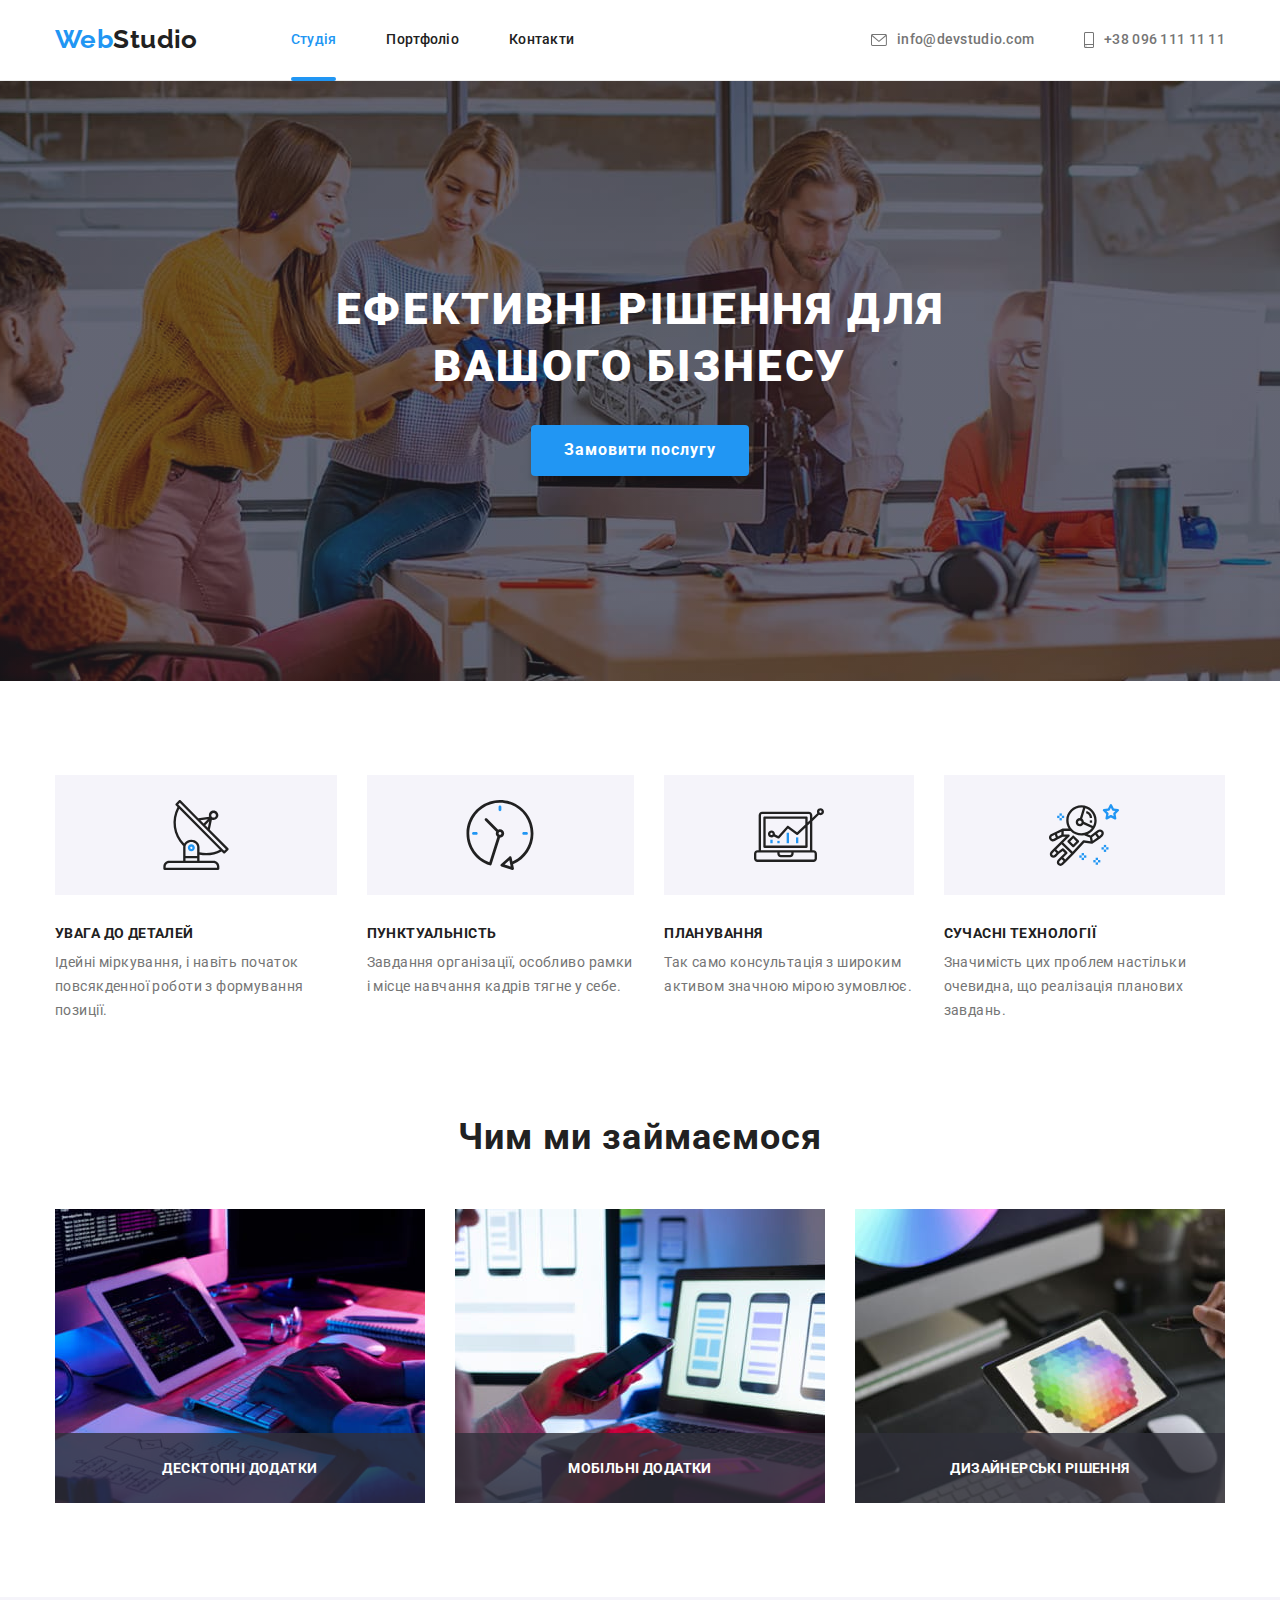
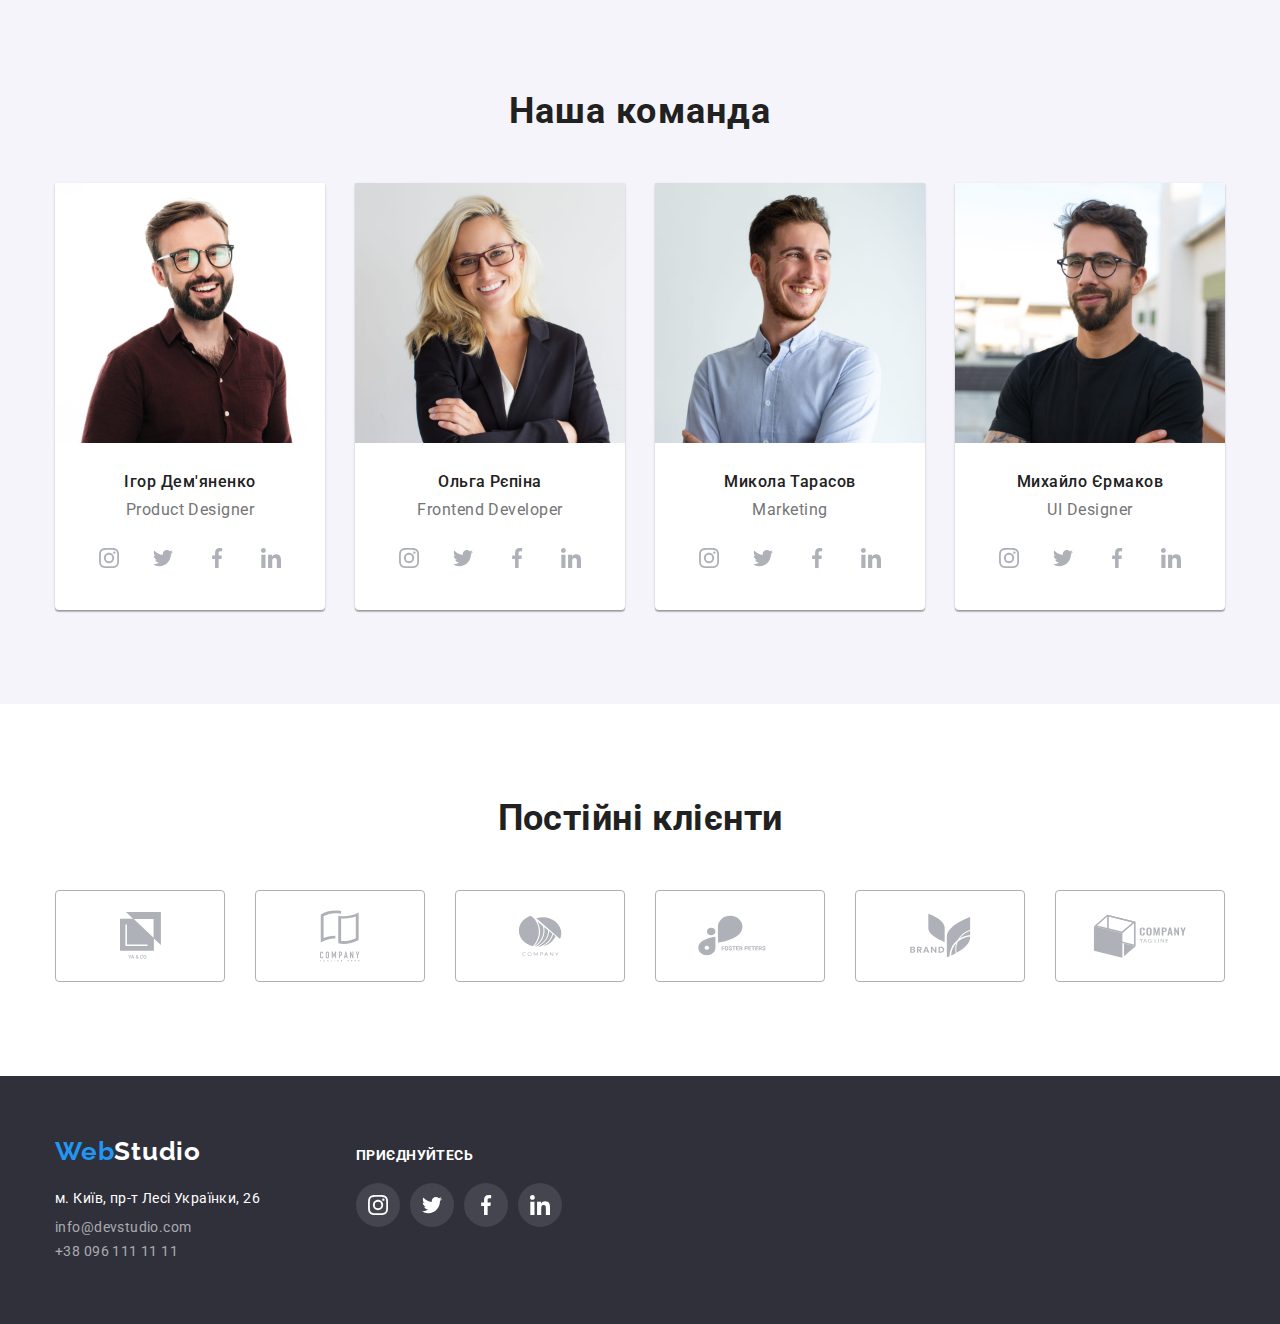
<file: index.html>
<!DOCTYPE html>
<html lang="uk">
  <head>
    <meta charset="UTF-8" />
    <meta http-equiv="X-UA-Compatible" content="IE=edge" />
    <meta name="viewport" content="width=device-width, initial-scale=1.0" />
    <link rel="preconnect" href="https://fonts.googleapis.com" />
    <link rel="preconnect" href="https://fonts.gstatic.com" crossorigin />
    <link
      href="https://fonts.googleapis.com/css2?family=Raleway:wght@700&family=Roboto:wght@400;500;700;900&display=swap"
      rel="stylesheet"
    />
    <link
      rel="stylesheet"
      href="https://cdnjs.cloudflare.com/ajax/libs/modern-normalize/1.1.0/modern-normalize.min.css"
    />
    <link rel="stylesheet" href="styles/styles.css" />
    <title>Studio</title>
  </head>
  <body class="page">
    <header class="header">
      <div class="container">
        <div class="main-nav">
          <a href="" class="logo"> <span class="logo-part">Web</span>Studio</a>
          <nav class="nav">
            <ul class="list">
              <li><a class="list-item current" href="">Студія</a></li>
              <li><a class="list-item" href="./portfolio.html">Портфоліо</a></li>
              <li><a class="list-item" href="">Контакти</a></li>
            </ul>
          </nav>
          <ul class="link-contacts">
            <li class="header-contacts">
              <a class="link" href="mailto:info@devstudio.com">
                <svg class="mail-icon activation-icon" width="16" height="10">
                  <use href="./image/icons.svg#envelope"></use></svg
                >info@devstudio.com</a
              >
            </li>
            <li class="header-contacts">
              <a class="link" href="tel:+380961111111">
                <svg class="tell-icon activation-icon" width="16" height="10">
                  <use href="./image/icons.svg#smartphone"></use></svg
                >+38 096 111 11 11</a
              >
            </li>
          </ul>
        </div>
      </div>
    </header>
    <main class="main">
      <!--Слоган та кнопка-->
      <section class="hero">
        <div class="container">
          <h1 class="slogan">Ефективні рішення для вашого бізнесу</h1>
          <button class="btn" type="button" data-modal-open>Замовити послугу</button>
        </div>
      </section>
      <!--Переваги-->
      <section class="section">
        <div class="container">
          <h2 class="hite-title">Переваги</h2>
          <ul class="list-feature">
            <li class="feature-list-item">
              <h3 class="feature detalis">УВАГА ДО ДЕТАЛЕЙ</h3>
              <p class="feature-text">
                Ідейні міркування, і навіть початок повсякденної роботи з формування позиції.
              </p>
            </li>
            <li class="feature-list-item">
              <h3 class="feature punktuality">ПУНКТУАЛЬНІСТЬ</h3>
              <p class="feature-text">
                Завдання організації, особливо рамки і місце навчання кадрів тягне у себе.
              </p>
            </li>
            <li class="feature-list-item">
              <h3 class="feature planning">ПЛАНУВАННЯ</h3>
              <p class="feature-text">
                Так само консультація з широким активом значною мірою зумовлює.
              </p>
            </li>
            <li class="feature-list-item">
              <h3 class="feature technology">СУЧАСНІ ТЕХНОЛОГІЇ</h3>
              <p class="feature-text">
                Значимість цих проблем настільки очевидна, що реалізація планових завдань.
              </p>
            </li>
          </ul>
        </div>
      </section>
      <!--Чим ми займаємося-->
      <section class="section work">
        <div class="container">
          <h2 class="caption">Чим ми займаємося</h2>
          <ul class="list-how">
            <li class="work-item">
              <img
                class="image-box"
                src="./image/box_1.jpg"
                alt="Пишемо коди"
                width="370"
                height="294"
              />
              <p class="work-description">Десктопні додатки</p>
            </li>
            <li class="work-item">
              <img
                class="image-box"
                src="./image/box_2.jpg"
                alt="Оптимізуємо"
                width="370"
                height="294"
              />
              <p class="work-description">Мобільні додатки</p>
            </li>
            <li class="work-item">
              <img
                class="image-box"
                src="./image/box_3.jpg"
                alt="Розробляємо дизайн"
                width="370"
                height="294"
              />
              <p class="work-description">Дизайнерські рішення</p>
            </li>
          </ul>
        </div>
      </section>
      <!--Наша команда-->
      <section class="team section">
        <div class="container">
          <h2 class="caption">Наша команда</h2>
          <ul class="list-team">
            <li class="teammate">
              <img
                class="image-team"
                src="./image/team/team4.jpg"
                alt="Хлопець з бородою коричнева рубашка"
                width="270"
                height="260"
              />
             <div class="cards-team"> 
              <h3 class="name-teammate">Ігор Дем'яненко</h3>
              <p class="job-title" lang="en">Product Designer</p>
              <ul class="social">
                <li class="social-item">
                  <a
                    class="social-link"
                    href=""
                    target="_blank"
                    rel="noreferrer noopener"
                    aria-label="Instagram"
                  >
                    <svg class="social-icon" width="20" height="20">
                      <use href="./image/icons.svg#instagram"></use>
                    </svg>
                  </a>
                  
                </li>
                <li class="social-item">
                  <a
                    class="social-link"
                    href=""
                    target="_blank"
                    rel="noreferrer noopener"
                    aria-label="Twitter"
                  >
                    <svg class="social-icon" width="20" height="20">
                      <use href="./image/icons.svg#twitter"></use>
                    </svg>
                  </a>
                </li>
                <li class="social-item">
                  <a
                    class="social-link"
                    href=""
                    target="_blank"
                    rel="noreferrer noopener"
                    aria-label="Facebook"
                  >
                    <svg class="social-icon" width="20" height="20">
                      <use href="./image/icons.svg#facebook"></use>
                    </svg>
                  </a>
                </li>
                <li class="social-item">
                  <a
                    class="social-link"
                    href=""
                    target="_blank"
                    rel="noreferrer noopener"
                    aria-label="Linkedin"
                  >
                    <svg class="social-icon" width="20" height="20">
                      <use href="./image/icons.svg#linkedin"></use>
                    </svg>
                  </a>
                </li>
              </ul>
              </div>
            </li>
            <li class="teammate">
              <img
                class="image-team"
                src="./image/team/team2.jpg"
                alt=" Білявка у чорній сорочці"
                width="270"
                height="260"
              />
              <div class="cards-team"> 
              <h3 class="name-teammate">Ольга Рєпіна</h3>
              <p class="job-title" lang="en">Frontend Developer</p>
              <ul class="social">
                <li class="social-item">
                  <a
                    class="social-link"
                    href=""
                    target="_blank"
                    rel="noreferrer noopener"
                    aria-label="Instagram"
                  >
                    <svg class="social-icon" width="20" height="20">
                      <use href="./image/icons.svg#instagram"></use>
                    </svg>
                  </a>
                </li>
                <li class="social-item">
                  <a
                    class="social-link"
                    href=""
                    target="_blank"
                    rel="noreferrer noopener"
                    aria-label="Twitter"
                  >
                    <svg class="social-icon" width="20" height="20">
                      <use href="./image/icons.svg#twitter"></use>
                    </svg>
                  </a>
                  
                </li>
                <li class="social-item">
                  <a
                    class="social-link"
                    href=""
                    target="_blank"
                    rel="noreferrer noopener"
                    aria-label="Facebook"
                  >
                    <svg class="social-icon" width="20" height="20">
                      <use href="./image/icons.svg#facebook"></use>
                    </svg>
                  </a>
                </li>
                <li class="social-item">
                  <a
                    class="social-link"
                    href=""
                    target="_blank"
                    rel="noreferrer noopener"
                    aria-label="Linkedin"
                  >
                    <svg class="social-icon" width="20" height="20">
                      <use href="./image/icons.svg#linkedin"></use>
                    </svg>
                  </a>
                </li>
              </ul>
              </div>
            </li>
            <li class="teammate">
              <img
                class="image-team"
                src="./image/team/team3.jpg"
                alt="Хлопець у блакитній сорочці"
                width="270"
                height="260"
              />
              <div class="cards-team"> 
              <h3 class="name-teammate">Микола Тарасов</h3>
              <p class="job-title" lang="en">Marketing</p>
              <ul class="social">
                <li class="social-item">
                  <a
                    class="social-link"
                    href=""
                    target="_blank"
                    rel="noreferrer noopener"
                    aria-label="Instagram"
                  >
                    <svg class="social-icon" width="20" height="20">
                      <use href="./image/icons.svg#instagram"></use>
                    </svg>
                  </a>
                </li>
                <li class="social-item">
                  <a
                    class="social-link"
                    href=""
                    target="_blank"
                    rel="noreferrer noopener"
                    aria-label="Twitter"
                  >
                    <svg class="social-icon" width="20" height="20">
                      <use href="./image/icons.svg#twitter"></use>
                    </svg>
                  </a>
                </li>
                <li class="social-item">
                  <a
                    class="social-link"
                    href=""
                    target="_blank"
                    rel="noreferrer noopener"
                    aria-label="Facebook"
                  >
                    <svg class="social-icon" width="20" height="20">
                      <use href="./image/icons.svg#facebook"></use>
                    </svg>
                  </a>
                </li>
                <li class="social-item">
                  <a
                    class="social-link"
                    href=""
                    target="_blank"
                    rel="noreferrer noopener"
                    aria-label="Linkedin"
                  >
                    <svg class="social-icon" width="20" height="20">
                      <use href="./image/icons.svg#linkedin"></use>
                    </svg>
                  </a>
                </li>
              </ul>
              </div>
            </li>
            <li class="teammate">
              <img
                class="image-team"
                src="./image/team/team1.jpg"
                alt="Хлопець з бородою чорна футболка"
                width="270"
                height="260"
              />
              <div class="cards-team"> 
              <h3 class="name-teammate">Михайло Єрмаков</h3>
              <p class="job-title" lang="en">UI Designer</p>
              <ul class="social">
                <li class="social-item">
                  <a
                    class="social-link"
                    href=""
                    target="_blank"
                    rel="noreferrer noopener"
                    aria-label="Instagram"
                  >
                    <svg class="social-icon" width="20" height="20">
                      <use href="./image/icons.svg#instagram"></use>
                    </svg>
                  </a>
                </li>
                <li class="social-item">
                  <a
                    class="social-link"
                    href=""
                    target="_blank"
                    rel="noreferrer noopener"
                    aria-label="Twitter"
                  >
                    <svg class="social-icon" width="20" height="20">
                      <use href="./image/icons.svg#twitter"></use>
                    </svg>
                  </a>
                </li>
                <li class="social-item">
                  <a
                    class="social-link"
                    href=""
                    target="_blank"
                    rel="noreferrer noopener"
                    aria-label="Facebook"
                  >
                    <svg class="social-icon" width="20" height="20">
                      <use href="./image/icons.svg#facebook"></use>
                    </svg>
                  </a>
                </li>
                <li class="social-item">
                  <a
                    class="social-link"
                    href=""
                    target="_blank"
                    rel="noreferrer noopener"
                    aria-label="Linkedin"
                  >
                    <svg class="social-icon" width="20" height="20">
                      <use href="./image/icons.svg#linkedin"></use>
                    </svg>
                  </a>
                </li>
              </ul>
              </div>
            </li>
          </ul>
        </div>
      </section>
      <section class="client section">
        <div class="container">
          <p class="client-title">Постійні клієнти</p>
          <ul class="client-list">
            <li class="client-item">
              <a
                class="client-link"
                href=""
                target="_blank"
                rel="noreferrer noopener"
                aria-label="icon-group"
              >
                <svg class="client-icon" height="47" width="41">
                  <use href="./image/icons.svg#Logo"></use>
                </svg>
              </a>
            </li>
            <li class="client-item">
              <a
                class="client-link"
                href=""
                target="_blank"
                rel="noopener norefferer"
                aria-label="icon-group"
              >
                <svg class="client-icon" height="52" width="40">
                  <use href="./image/icons.svg#Logo1"></use>
                </svg>
              </a>
            </li>
            <li class="client-item">
              <a
                class="client-link"
                href=""
                target="_blank"
                rel="noopener norefferer"
                aria-label="icon-group"
              >
                <svg class="client-icon" height="41" width="84">
                  <use href="./image/icons.svg#Logo2"></use>
                </svg>
              </a>
            </li>
            <li class="client-item">
              <a
                class="client-link"
                href=""
                target="_blank"
                rel="noopener norefferer"
                aria-label="icon-group"
              >
                <svg class="client-icon" height="41" width="84">
                  <use href="./image/icons.svg#Logo3"></use>
                </svg>
              </a>
            </li>
            <li class="client-item">
              <a
                class="client-link"
                href=""
                target="_blank"
                rel="noopener norefferer"
                aria-label="icon-group"
              >
                <svg class="client-icon" height="45" width="63">
                  <use href="./image/icons.svg#Logo4"></use>
                </svg>
              </a>
            </li>
            <li class="client-item">
              <a
                class="client-link"
                href=""
                target="_blank"
                rel="noopener norefferer"
                aria-label="icon-group"
              >
                <svg class="client-icon" height="44" width="94">
                  <use href="./image/icons.svg#Logo5"></use>
                </svg>
              </a>
            </li>
          </ul>
        </div>
      </section>
    </main>
    <footer class="footer">
      <div class="container footer-position">
        <div>
          <a href="" class="logo-footer">Web<span class="logo-part-footer">Studio</span></a>
          <address class="addres-box">
            <p class="color-adress">м. Київ, пр-т Лесі Українки, 26</p>
            <ul class="address-item">
              <li class="address-list">
                <a class="adress-contact" href="mailto:info@devstudio.com"> info@devstudio.com</a>
              </li>
              <li class="address-list">
                <a class="adress-contact" href="tel:+380961111111">+38 096 111 11 11</a>
              </li>
            </ul>
          </address>
        </div>
        <div class="footer-social">
          <h2 class="footer-social-title">приєднуйтесь</h2>
          <ul class="footer-social-list">
            <li class="footer-social-item">
              <a
                href=""
                class="footer-social-link"
                target="_blank"
                rel="noopener no refferer"
                aria-label="instagram"
                ><svg class="social-icon" height="20" width="20">
                  <use href="./image/icons.svg#instagram2"></use>
                </svg>
              </a>
            </li>
            <li class="footer-social-item">
              <a
                href=""
                class="footer-social-link"
                target="_blank"
                rel="noopener no refferer"
                aria-label="twitter"
                ><svg class="social-icon" height="20" width="20">
                  <use href="./image/icons.svg#twitter2"></use>
                </svg>
              </a>
            </li>
            <li class="footer-social-item">
              <a
                href=""
                class="footer-social-link"
                target="_blank"
                rel="noopener no refferer"
                aria-label="facebook"
                ><svg class="social-icon" height="20" width="20">
                  <use href="./image/icons.svg#facebook2"></use>
                </svg>
              </a>
            </li>
            <li class="footer-social-item">
              <a
                href=""
                class="footer-social-link"
                target="_blank"
                rel="noopener no refferer"
                aria-label="linkedin"
                ><svg class="social-icon" height="20" width="20">
                  <use href="./image/icons.svg#linkedin2"></use>
                </svg>
              </a>
            </li>
          </ul>
        </div>
      </div>
    </footer>
    <div class="backdrop is-hidden" data-modal>
      <div class="modal">
        <button class="modal-btn" type="button" data-modal-close>
          <svg width="18" height="18">
            <use href="./image/icons.svg#cross"></use>
          </svg>
        </button>
      </div>
    </div>
    <script src="./js/modal.js"></script>
  </body>
</html>
</file>
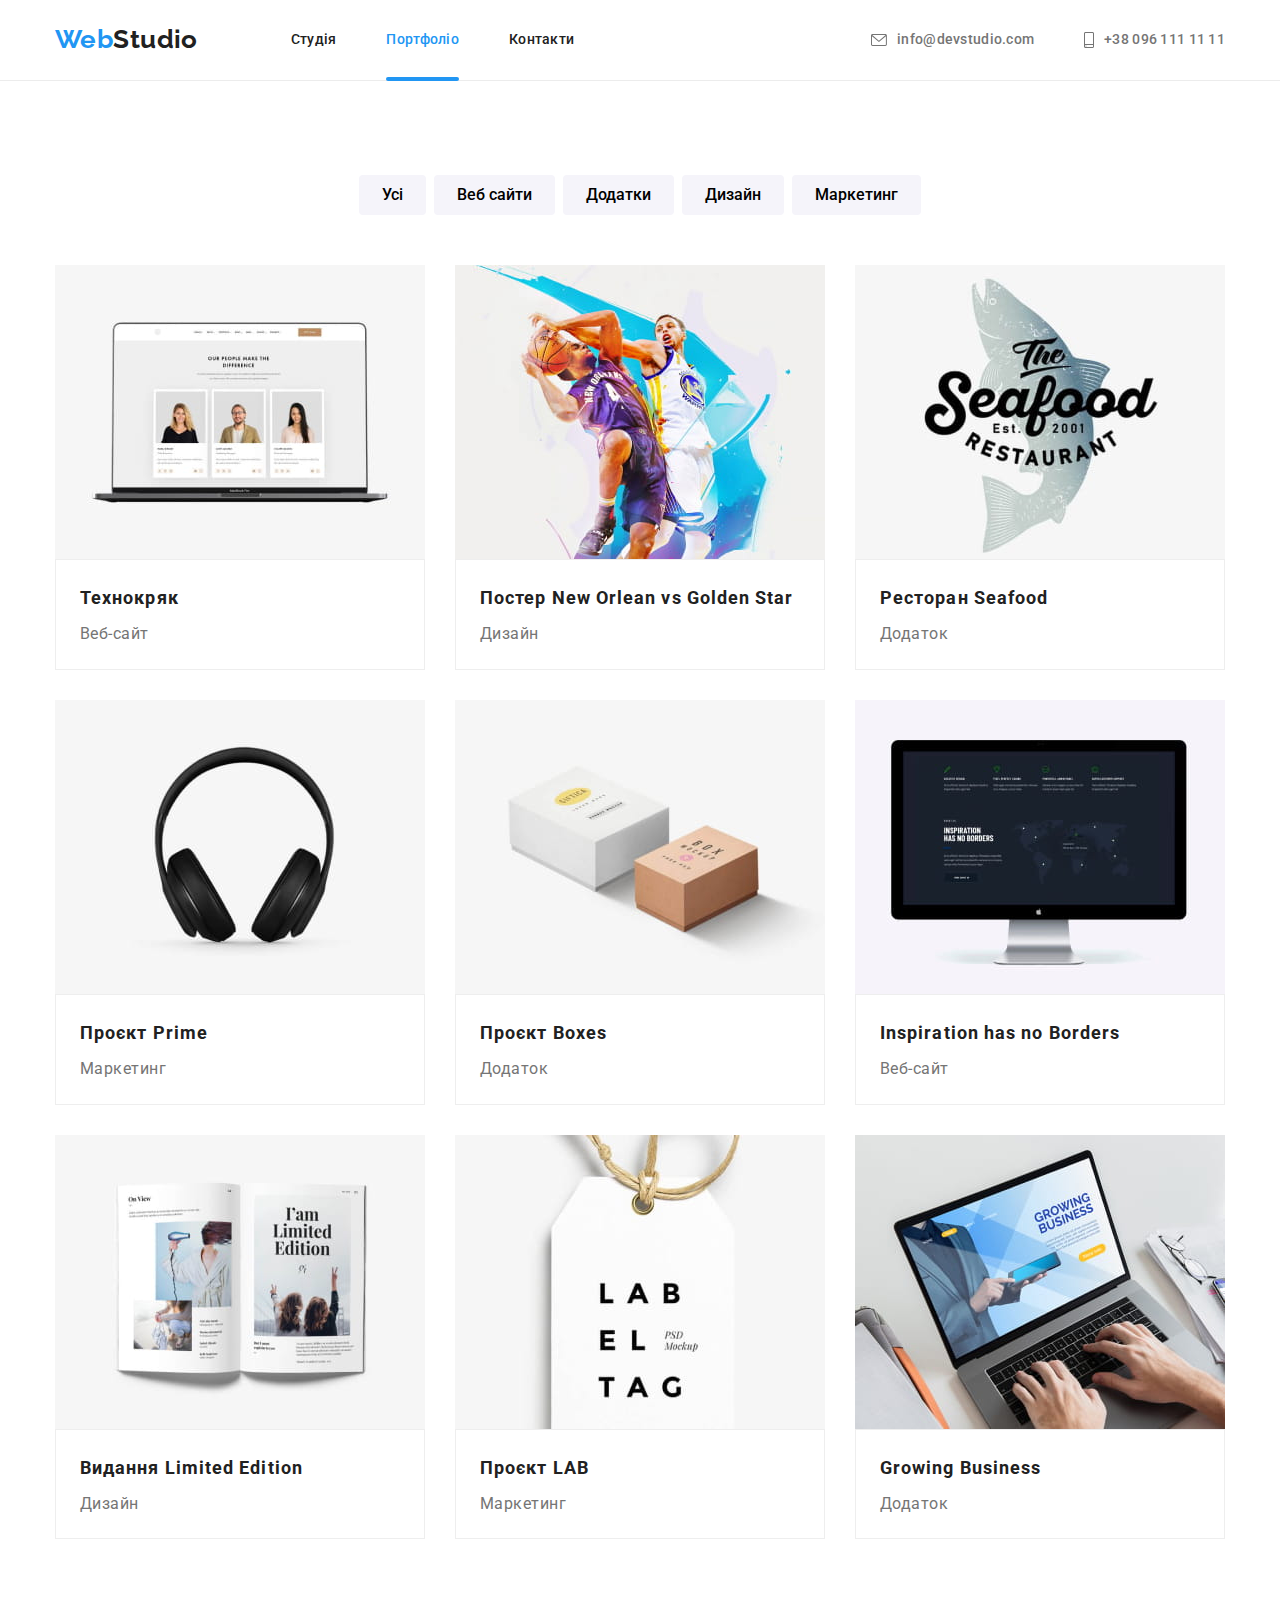
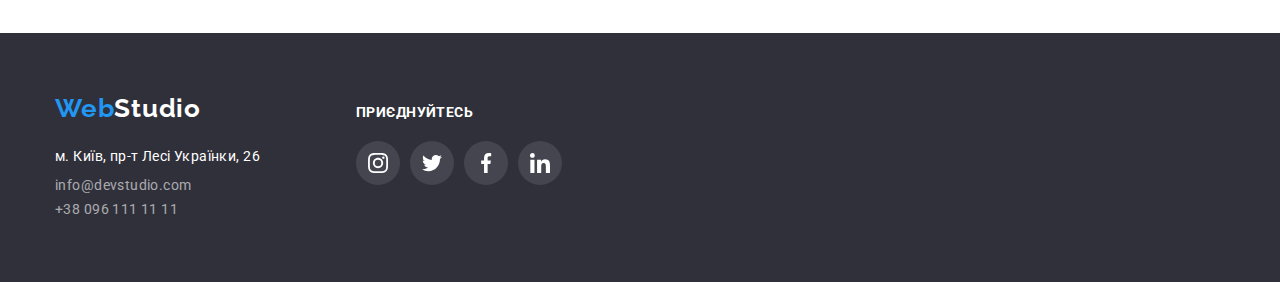
<file: portfolio.html>
<!DOCTYPE html>
<html lang="uk">
  <head>
    <meta charset="UTF-8" />
    <meta http-equiv="X-UA-Compatible" content="IE=edge" />
    <meta name="viewport" content="width=device-width, initial-scale=1.0" />
    <link rel="preconnect" href="https://fonts.googleapis.com" />
    <link rel="preconnect" href="https://fonts.gstatic.com" crossorigin />
    <link
      href="https://fonts.googleapis.com/css2?family=Raleway:wght@700&family=Roboto:wght@400;500;700;900&display=swap"
      rel="stylesheet"
    />
    <link
      rel="stylesheet"
      href="https://cdnjs.cloudflare.com/ajax/libs/modern-normalize/1.1.0/modern-normalize.min.css"
    />
    <link rel="stylesheet" href="styles/styles.css" />
    <title>Portfolio</title>
  </head>
  <body class="page">
    <header class="header">
      <div class="container">
        <div class="main-nav">
          <a href="" class="logo"> <span class="logo-part">Web</span>Studio</a>
          <nav class="nav">
            <ul class="list">
              <li><a class="list-item" href="./index.html">Студія</a></li>
              <li><a class="list-item current" href="">Портфоліо</a></li>
              <li><a class="list-item" href="">Контакти</a></li>
            </ul>
          </nav>
          <ul class="link-contacts">
            <li class="header-contacts">
                <a class="link" href="mailto:info@devstudio.com">
                    <svg class="mail-icon activation-icon" width="16" height="10">
                        <use href="./image/icons.svg#envelope"></use>
                    </svg>info@devstudio.com</a>
            </li>
            <li class="header-contacts">
                <a class="link" href="tel:+380961111111">
                    <svg class="tell-icon activation-icon" width="16" height="10">
                        <use href="./image/icons.svg#smartphone"></use>
                    </svg>+38 096 111 11 11</a>
            </li>
        </ul>
        </div>
      </div>
    </header>
    <main>
      <section class="section">
        <div class="container">
        <ul class="btn-list">
          <li><button class="btn2" type="button">Усі</button></li>
          <li><button class="btn2" type="button">Веб сайти</button></li>
          <li><button class="btn2" type="button">Додатки</button></li>
          <li><button class="btn2" type="button">Дизайн</button></li>
          <li><button class="btn2" type="button">Маркетинг</button></li>
        </ul>
        <ul class="project-list">
          <li class="portfolio-link">
            <a class="project-item" href="">
              <div class="cards-thumb">
              <img src="./image/cards/img01.jpg" alt="" width="370" height="294" />
              <div class="overley">
                <p class="cards-description">
                  Ресурс пропонує комплексні пропозиції з різним рівнем функціоналу та сервісів. Все це дозволить відвідувачу отримати вичерпні відомості про компанію чи приватну особу.
                </p>
              </div>
              </div>
              <div class="cards-item">
                <h2 class="project-name">Технокряк</h2>
                <p class="project-type">Веб-сайт</p>
              </div>
            </a>
          </li>
          <li class="portfolio-link">
            <a class="project-item" href="">
              <div class="cards-thumb">
              <img src="./image/cards/img02.jpg" alt="" width="370" height="294" />
              <div class="overley">
                <p class="cards-description">
                  Ресурс пропонує комплексні пропозиції з різним рівнем функціоналу та сервісів. Все це дозволить відвідувачу отримати вичерпні відомості про компанію чи приватну особу.
                </p>
              </div>
              </div>
              <div class="cards-item">
                <h2 class="project-name">
                  Постер <span lang="en">New Orlean vs Golden Star</span>
                </h2>
                <p class="project-type">Дизайн</p>
              </div>
            </a>
          </li>
          <li class="portfolio-link">
            <a class="project-item" href="">
              <div class="cards-thumb">
              <img src="./image/cards/img03.jpg" alt="" width="370" height="294" />
              <div class="overley">
                <p class="cards-description">
                  Ресурс пропонує комплексні пропозиції з різним рівнем функціоналу та сервісів. Все це дозволить відвідувачу отримати вичерпні відомості про компанію чи приватну особу.
                </p>
              </div>
              </div>
              <div class="cards-item">
                <h2 class="project-name">Ресторан <span lang="en">Seafood</span></h2>
                <p class="project-type">Додаток</p>
              </div>
            </a>
          </li>
          <li class="portfolio-link">
            <a class="project-item" href="">
              <div class="cards-thumb">
              <img src="./image/cards/img04.jpg" alt="" width="370" height="294" />
              <div class="overley">
                <p class="cards-description">
                  Ресурс пропонує комплексні пропозиції з різним рівнем функціоналу та сервісів. Все це дозволить відвідувачу отримати вичерпні відомості про компанію чи приватну особу.
                </p>
              </div>
              </div>
              <div class="cards-item">
                <h2 class="project-name">Проєкт <span lang="en">Prime</span></h2>
                <p class="project-type">Маркетинг</p>
              </div>
            </a>
          </li>
          <li class="portfolio-link">
            <a class="project-item" href="">
              <div class="cards-thumb">
              <img src="./image/cards/img05.jpg" alt="" width="370" height="294" />
              <div class="overley">
                <p class="cards-description">
                  Ресурс пропонує комплексні пропозиції з різним рівнем функціоналу та сервісів. Все це дозволить відвідувачу отримати вичерпні відомості про компанію чи приватну особу.
                </p>
              </div>
              </div>
              <div class="cards-item">
                <h2 class="project-name">Проєкт <span lang="en">Boxes</span></h2>
                <p class="project-type">Додаток</p>
              </div>
            </a>
          </li>
          <li class="portfolio-link">
            <a class="project-item" href="">
              <div class="cards-thumb">
              <img src="./image/cards/img06.jpg" alt="" width="370" height="294" />
              <div class="overley">
                <p class="cards-description">
                  Ресурс пропонує комплексні пропозиції з різним рівнем функціоналу та сервісів. Все це дозволить відвідувачу отримати вичерпні відомості про компанію чи приватну особу.
                </p>
              </div>
              </div>
              <div class="cards-item">
                <h2 class="project-name"><span lang="en">Inspiration has no Borders</span></h2>
                <p class="project-type">Веб-сайт</p>
              </div>
            </a>
          </li>
          <li class="portfolio-link">
            <a class="project-item" href="">
              <div class="cards-thumb">
              <img src="./image/cards/img07.jpg" alt="" width="370" height="294" />
              <div class="overley">
                <p class="cards-description">
                  Ресурс пропонує комплексні пропозиції з різним рівнем функціоналу та сервісів. Все це дозволить відвідувачу отримати вичерпні відомості про компанію чи приватну особу.
                </p>
              </div>
              </div>
              <div class="cards-item">
                <h2 class="project-name">Видання <span lang="en">Limited Edition</span></h2>
                <p class="project-type">Дизайн</p>
              </div>
            </a>
          </li>
          <li class="portfolio-link">
            <a class="project-item" href="">
              <div class="cards-thumb">
              <img src="./image/cards/img08.jpg" alt="" width="370" height="294" />
              <div class="overley">
                <p class="cards-description">
                  Ресурс пропонує комплексні пропозиції з різним рівнем функціоналу та сервісів. Все це дозволить відвідувачу отримати вичерпні відомості про компанію чи приватну особу.
                </p>
              </div>
              </div>
              <div class="cards-item">
                <h2 class="project-name">Проєкт <span lang="en">LAB</span></h2>
                <p class="project-type">Маркетинг</p>
              </div>
            </a>
          </li>
          <li class="portfolio-link">
            <a class="project-item" href="">
              <div class="cards-thumb">
              <img src="./image/cards/img09.jpg" alt="" width="370" height="294" />
              <div class="overley">
                <p class="cards-description">
                  Ресурс пропонує комплексні пропозиції з різним рівнем функціоналу та сервісів. Все це дозволить відвідувачу отримати вичерпні відомості про компанію чи приватну особу.
                </p>
              </div>
              </div>
              <div class="cards-item">
                <h2 class="project-name">Growing Business</h2>
                <p class="project-type">Додаток</p>
              </div>
            </a>
          </li>
        </ul>
      </div>
      </section>
    </main>
    <footer class="footer">
      <div class="container footer-position">
        <div>
        <a href="" class="logo-footer">Web<span class="logo-part-footer">Studio</span></a>
        <address class="addres-box">
          <p class="color-adress">м. Київ, пр-т Лесі Українки, 26</p>
          <ul class="address-item">
            <li class="address-list">
              <a class="adress-contact" href="mailto:info@devstudio.com"> info@devstudio.com</a>
            </li>
            <li class="address-list"><a class="adress-contact" href="tel:+380961111111">+38 096 111 11 11</a></li>
          </ul>
        </address>
      </div>
      <div class="footer-social">
        <p class="footer-social-title">приєднуйтесь</p>
        <ul class="footer-social-list">
          <li class="footer-social-item">
            <a class="footer-social-link" target="_blank" rel="noopener no refferer"
            aria-label="instagram"><svg class="social-icon" height="20" width="20"><use href="./image/icons.svg#instagram2"></use>
            </svg>
          </a>
          </li>
          <li class="footer-social-item"> <a class="footer-social-link" target="_blank" rel="noopener no refferer"
            aria-label="twitter"><svg class="social-icon" height="20" width="20"><use href="./image/icons.svg#twitter2"></use>
            </svg>
          </a></li>
          <li class="footer-social-item"> <a class="footer-social-link" target="_blank" rel="noopener no refferer"
            aria-label="facebook"><svg class="social-icon" height="20" width="20"><use href="./image/icons.svg#facebook2"></use>
            </svg>
          </a></li>
          <li class="footer-social-item"> <a class="footer-social-link" target="_blank" rel="noopener no refferer"
            aria-label="linkedin"><svg class="social-icon" height="20" width="20"><use href="./image/icons.svg#linkedin2"></use>
            </svg>
          </a></li>
        </ul>
      </div>
    </footer>
  </body>
</html>
</file>
<file: styles/styles.css>
:root {
  --primary-text-color: #212121;
  --secondary-text-color: #757575;
  --activity-color: #2196f3;
  --activity-color-rgba90: rgba(33, 150, 243, 0.9);
  --white-text-color: #ffffff;
  --primary-background-color: #ffffff;
  --secondary-background-color: #f5f4fa;
  --social-icon-color: #afb1b8;
}

body {
  color: var(--primary-text-color);
  background-color: rgba(255, 255, 255, 1);
  font-family: 'Roboto', sans-serif;
  font-size: 14px;
  letter-spacing: 0.03em;
}
ul {
  list-style: none;
}

h1,
h2,
h3,
h4,
h5,
h6,
ul,
p {
  padding: 0;
  margin: 0;
}
a {
  text-decoration: none;
  
}
img {
  display: block;
  max-width: 100%;
  height: auto;
}

.hite-title {
  position: absolute;
  width: 1px;
  height: 1px;
  margin: -1px;
  border: 0;
  padding: 0;
  white-space: nowrap;
  clip-path: inset(100%);
  clip: rect(0 0 0 0);
  overflow: hidden;
}
/* Хедер */
.header-container {
  display: flex;
}
.header {
  border-bottom: 1px solid #ececec;
}
.header-contacts {
  display: flex;
  align-items: center;
}
/*Логотип*/
.logo {
  display: block;
  color: var(--activation-color);
  text-decoration: none;
  font-family: 'Raleway';
  font-weight: 700;
  font-size: 26px;
  line-height: 1.19;
  padding-top: 24px;
  padding-bottom: 24px;
  margin-right: 93px;
  /* Якщо роблю padding-top: 24 то лого пидскакує */
}
.logo-part {
  color: var(--activity-color);
}
.logo-part-footer {
  color: rgba(255, 255, 255, 1);
}
.logo-footer {
  display: block;
  color: var(--activity-color);
  font-family: 'Raleway';
  font-weight: 700;
  font-size: 26px;
  letter-spacing: 0.03em;
  text-decoration: none;
  line-height: 1.19;
  margin-bottom: 20px;
}
/*Меню навігaції*/
.list {
  margin-right: auto;
  list-style-type: none;
  text-decoration: none;
  display: flex;
  gap: 50px;
  align-items: center;
  padding: 0;
  margin: 0;
  list-style: none;
}
.list-item {
  display: block;
  font-weight: 500;
  list-style-type: none;
  text-decoration: none;
  line-height: 1.14;
  letter-spacing: 0.02em;

  color: var(--primary-text-color);
  padding-top: 32px;
  padding-bottom: 32px;
  position: relative;
  transition-property: color;
  transition-duration: 250ms;
  transition-timing-function: cubic-bezier(0.4, 0, 0.2, 1);

}
.current {
  color: var(--activity-color);
}
.list-item:hover {
  color: var(--activity-color);
}
.list-item:focus {
  color: var(--activity-color);
}
.list-item.current::after {
  content: "";
  display: inline-block;
  position: absolute;
  left: 0;
  bottom: -1.5%;
  width: 100%;
  height: 4px;
  background-color: var(--activity-color);
  border-radius: 2px;
  height: 4px;

}
.main-nav {
  display: flex;
}
.nav {
  margin-right: auto;
}
/*Контактна информація*/
.link {
  display: flex;
  font-weight: 500;
  line-height: 1.14;
  letter-spacing: 0.02em;
  text-decoration: none;
  list-style-type: none;
  padding-top: 32px;
  padding-bottom: 32px;
  color: var(--secondary-text-color);
  align-items: center;
  transition-property: color;
  transition-duration: 250ms;
  transition-timing-function: cubic-bezier(0.4, 0, 0.2, 1);
}
.link:hover {
  color: var(--activity-color);
}
.link:focus {
  color: var(--activity-color);
}
.link-contacts {
  display: flex;
  list-style-type: none;
  gap: 50px;
  margin-left: auto;
  align-items: center;
}
.hero {
  text-align: center;
  max-width: 1600px;
  height: 600px;
  padding-top: 200px;
  padding-bottom: 200px;
  margin-left: auto;
  margin-right: auto;
  background-color: #c4c4c4;
  background-image: linear-gradient(to right, rgba(47, 48, 58, 0.4), rgba(47, 48, 58, 0.4)),
    url(../image/img_hero.jpeg);
  background-repeat: no-repeat;
  background-position: center;
  background-size: cover;
}
.section {
  display: block;
  padding-top: 94px;
  padding-bottom: 94px;
}
.section.work {
  padding-top: 0;
  padding-bottom: 94px;
 
}


/* Слоган*/
.slogan {
  font-weight: 900;
  font-size: 44px;
  line-height: 1.3;
  color: var(--white-text-color);
  text-align: center;
  letter-spacing: 0.06em;
  text-transform: uppercase;
  margin-bottom: 30px;
  width: 696px;
  margin-left: auto;
  margin-right: auto;
}
/* Контейнер */
.container {
  width: 1200px;
  padding-left: 15px;
  padding-right: 15px;
  margin-left: auto;
  margin-right: auto;
}

/* Кнопка*/
.btn {
  display: flex;
  font-style: normal;
  font-weight: 700;
  font-size: 16px;
  line-height: 1.8;
  color: var(--white-text-color);
  cursor: pointer;
  display: flex;
  align-items: center;
  text-align: center;
  letter-spacing: 0.06em;
  background: #2196f3;
  box-shadow: 0px 4px 4px rgba(0, 0, 0, 0.15);
  border-radius: 4px;
  margin-left: auto;
  margin-right: auto;
  border-radius: 4px;
  border: 1px solid transparent;
  min-width: 216px;
  padding: 10px 32px;
}

.section-feature .section-how {
  background-color: var(--secondary-background-color);
}

.list-feature {
  display: flex;
  gap: 30px;
}
.feature::before {
  content: '';
  display: block;

  height: 120px;
  background-color: var(--secondary-background-color);

  background-repeat: no-repeat;
  background-position: center;

  margin-bottom: 30px;
}
.feature.detalis::before {
  background-image: url(../image/icons/antenna1.svg);
}
.feature.punktuality::before {
  background-image: url(../image/icons/clock1.svg);
}
.feature.planning::before {
  background-image: url(../image/icons/diagram1.svg);
}
.feature.technology::before {
  background-image: url(../image/icons/astronaut1.svg);
}
.feature {
  font-weight: 700;
  font-size: 14px;
  line-height: 1.14;
  text-transform: uppercase;
  margin-bottom: 10px;
}
/*Переваги*/
.feature {
  font-weight: 700;
  line-height: 1.17;
  font-size: 14px;
  letter-spacing: 0.03em;
  text-transform: uppercase;
  color: var(--primary-text-color);
}
.feature-text {
  line-height: 1.71;
  letter-spacing: 0.03em;
  font-weight: 400;
  font-size: 14px;
  font-style: normal;
  color: var(--secondary-text-color);
}
.feature-list-item {
  display: block;
}
/* Чим ми займаємось*/
.list-how {
  list-style-type: none;
  display: flex;
  gap: 30px;
  padding: 0;

}
.caption {
  font-weight: 700;
  font-size: 36px;
  line-height: 1.16;
  letter-spacing: 0.03em;
  text-align: center;
  margin-bottom: 50px;

  color: var(--primary-text-color);
}
.work-item{
  position: relative;
  padding: 27px, 113px;
}

.work-description{
  position: absolute;
  left: 0px;
  bottom: 0px;
  display: flex;
  justify-content: center;
  align-items: center;

  width: 100%;
  height: 70px;

  font-weight: 700;
  font-size: 14px;
  line-height: 16px;
  text-align: center;
  letter-spacing: 0.03em;
  text-transform: uppercase;

  color: var(--white-text-color);
  background-color: rgba(47, 48, 58, 0.8);
}

.team {
  background-color: var(--secondary-background-color);
  padding-bottom: 94px;
}
.cards-team{
  padding-top: 30px;
  padding-bottom: 30px;
  padding-left: 32px;
  padding-right: 32px;
}
.list-team {
  list-style-type: none;
  display: flex;
  gap: 30px;
  padding: 0;

  background-color: var(--secondary-background-color);
}
.name-teammate {
  text-align: center;
  letter-spacing: 0.03em;
  color: var(--primary-text-color);
  font-weight: 500;
  font-size: 16px;
  line-height: 1.16;

  margin-bottom: 10px;
}

.job-title {
  text-align: center;
  letter-spacing: 0.03em;
  color: var(--secondary-text-color);
  font-size: 16px;
  font-weight: 400;
  line-height: 1.16;
  margin-bottom: 16px;
}
.teammate {
  background: var(--primary-background-color);
  

  background: #ffffff;

  box-shadow: 0px 1px 3px rgba(0, 0, 0, 0.12), 0px 1px 1px rgba(0, 0, 0, 0.14),
    0px 2px 1px rgba(0, 0, 0, 0.2);
  border-radius: 0px 0px 4px 4px;
}
/* Footer*/
.footer {
  background-color: rgba(47, 48, 58, 1);
  padding-top: 60px;
  padding-bottom: 60px;
}
.address-item {
  list-style-type: none;
  padding: 0;
}

.color-adress {
  margin-bottom: 9px;
  font-style: normal;
  width: 231px;
  height: 21px;
  left: 215px;
  top: 2205px;
  line-height: 24px;
  letter-spacing: 0.03em;
  color: var(--white-text-color);
  transition-property: color;
  transition-duration: 250ms;
  transition-timing-function: cubic-bezier(0.4, 0, 0.2, 1);
}
.adress-contact {
  display: block;
  font-style: normal;
  line-height: 1.71;
  letter-spacing: 0.03em;
  color: rgba(255, 255, 255, 0.6);
  text-decoration: none;
  margin-bottom: 9px;
  transition-property: color;
  transition-duration: 250ms;
  transition-timing-function: cubic-bezier(0.4, 0, 0.2, 1);
}
.color-adress:hover {
  color: var(--activity-color);
}
.color-adress:focus {
  color: var(--activity-color);
}
.adress-contact:hover {
  color: var(--activity-color);
}
.adress-contact:focus{
  color: var(--activity-color);
}
.adress-contact:last-child {
  margin-bottom: 0;
}
.footer-position {
  display: flex;
  align-items: baseline;
}
.footer-social {
  margin-left: 70px;
  width: 206px;
  height: 80px;
}

.footer-social-title {
  font-weight: 700;
  font-size: 14px;
  line-height: 1.14;

  text-transform: uppercase;

  color: var(--white-text-color);

  align-self: flex-start;
  margin-bottom: 20px;
}
.footer-social-list {
  display: flex;
  gap: 10px;
}
.footer-social-item {
  display: flex;
  justify-content: center;
  align-items: center;
  width: 44px;
  height: 44px;
  background-color: rgba(255, 255, 255, 0.1);
  border-radius: 50%;
  transition-property: background-color;
  transition-duration: 250ms;
  transition-timing-function: cubic-bezier(0.4, 0, 0.2, 1);
}

.footer-social-item .social-icon {
  fill: var(--white-text-color);
}
.footer-social-item:hover,
.footer-social-item:focus {
  background-color: var(--activity-color);
}
.footer-social-link{
  width: 100%;
  height: 100%;
  display: flex;
  align-items: center;
  justify-content: center;
}

/* CSS HW 2*/
/* Кнопки*/

.btn-list {
  list-style-type: none;
  display: flex;
  gap: 8px;
  justify-content: center;
  margin-bottom: 50px;
  transition-property: color,background-color;
  transition-duration: 250ms;
  transition-timing-function: cubic-bezier(0.4, 0, 0.2, 1);
}
.btn-list .btn2 {
  cursor: pointer;
  font-weight: 500;
  font-size: 16px;
  line-height: 1.62;
  border: 1px solid transparent;
  background: #f5f4fa;
  border-radius: 4px;
  font-style: normal;
  padding: 6px 22px;
  transition-property: color,background-color;
  transition-duration: 250ms;
  transition-timing-function: cubic-bezier(0.4, 0, 0.2, 1);
}

.btn-list .btn2:hover,
.btn-list .btn2:focus {
  color: var(--white-text-color);
  background-color: var(--activity-color);
}
.btn2:hover {
  font-weight: 500;
  font-size: 16px;
  line-height: 1.6;
  text-align: center;
  letter-spacing: 0.03em;
}
/* Проекти*/

.project-list {
  list-style-type: none;
  display: flex;
  flex-wrap: wrap;
  padding: 0;
  gap: 30px;
  margin-bottom: 0;
}
.cards-item {
  background: var(--primary-background-color);
  border: 1px solid #eeeeee;
  padding-top: 20px;
  padding-right: 24px;
  padding-bottom: 20px;
  padding-left: 24px;
}
.project-name {
  font-weight: 700;
  font-size: 18px;
  line-height: 2;
  text-decoration: none;
  letter-spacing: 0.06em;
  color: var(--primary-text-color);
  margin-bottom: 4px;
}
.project-item {
  text-decoration: none;
  display: block;
  transition-property: box-shadow;
  transition-duration: 250ms;
  transition-timing-function: cubic-bezier(0.4, 0, 0.2, 1);
}

.project-item:hover,
.project-item:focus {
  box-shadow: 0px 1px 1px rgba(0, 0, 0, 0.12), 0px 4px 4px rgba(0, 0, 0, 0.06),
    1px 4px 6px rgba(0, 0, 0, 0.16);
}
.project-type {
  font-size: 16px;
  line-height: 1.8;
  letter-spacing: 0.03em;
  color: var(--secondary-text-color);
}
/* Оверлей */
.cards-thumb {
  position: relative;
  overflow: hidden;
}

.overley {
  position: absolute;
  top: 0;
  left: 0;
  width: 100%;
  height: 100%;
  transition-property: transform, opacity;
  transition-duration: 250ms;
  transition-timing-function: cubic-bezier(0.4, 0, 0.2, 1);
  transform: translateY(100%);
  background-color: var(--activity-color-rgba90);
  opacity: 0;
}
.project-item:hover .overley,
.project-item:focus .overley {
  transform: translateY(0);
  opacity: 1;
}

.cards-description {
  font-size: 18px;
  line-height: 1.56;
  text-align: center;
  color: var(--white-text-color);
  letter-spacing: 0.03em;
  padding: 63px 24px;
  
}

  /* max-width: 100%;
  height: 100%;
  background-color: var(--activation-color-rgba90);
  opacity: 0;

  transition-property: transform;
  transition-duration: 250ms;
  transition-timing-function: cubic-bezier(0.4, 0, 0.2, 1);
  transform: translateY(100%);
}

.cards-description {
  font-size: 18px;
  line-height: 1.56;
  text-align: center;
  color: var(--white-text-color);

  padding: 63px 24px;
}
.portfolio-link:hover .overlay{
  transform: translateY(0%);
  opacity: 1;
}
.portfolio-link{
  transition-property: box-shadow;
  transition-duration: 250ms;
  transition-timing-function: cubic-bezier(0.4, 0, 0.2, 1);
}
.portfolio-link:hover,
.portfolio-link:focus {
  box-shadow: 0px 1px 1px rgba(0, 0, 0, 0.12), 0px 4px 4px rgba(0, 0, 0, 0.06),
    1px 4px 6px rgba(0, 0, 0, 0.16);
} */ 

/* Іконки соціальних мереж тімейтів */

.social {
  display: flex;
  gap: 10px;
  justify-content: center;
}
.social-link {
  display: flex;
  justify-content: center;
  align-items: center;

  width: 44px;
  height: 44px;

  background-color: var(--primary-background-color);
  border-radius: 50%;
  transition-property: background-color,fill;
  transition-duration: 250ms;
  transition-timing-function: cubic-bezier(0.4, 0, 0.2, 1);
}

.social-icon {
  fill: var(--social-icon-color);
}
.social-link:hover,
.social-link:focus {
  background-color: var(--activity-color);
}

.social-link:hover .social-icon,
.social-link:focus .social-icon {
  fill: var(--primary-background-color);
}

/* Іконки хедеру */
.mail-icon {
  margin-right: 10px;
  width: 16px;
  height: 12px;
  fill: var(--secondary-text-color);
}
.tell-icon {
  margin-right: 10px;
  width: 10px;
  height: 16px;
  fill: var(--secondary-text-color);
}
.link{
  transition-property: fill;
  transition-duration: 250ms;
  transition-timing-function: cubic-bezier(0.4, 0, 0.2, 1);
}
.link:hover .activation-icon,
.link:focus .activation-icon {
  fill: var(--activity-color);
}

/* Clietns */

.client-title {
  font-weight: 700;
  font-size: 36px;
  line-height: 1.16;
  text-align: center;

  margin-bottom: 50px;
}
.client-list {
  display: flex;
  justify-content: space-between;
  gap: 30px;
}

.client-item {
  display: flex;

  width: 170px;
  height: 92px;

  /* border-radius: 4px;
  border: 1px solid var(--social-icon-color);
  transition-property: border,fill;
  transition-duration: 250ms;
  transition-timing-function: cubic-bezier(0.4, 0, 0.2, 1); */
}
.client-link {
  display: flex;
  justify-content: center;
  align-items: center;
  width: 100%;
  height: 100%;
   border-radius: 4px;
  border: 1px solid var(--social-icon-color);
  transition-property: border,fill;
  transition-duration: 250ms;
  transition-timing-function: cubic-bezier(0.4, 0, 0.2, 1);
}
.client-icon {
  fill: var(--social-icon-color);
}
.client-link:hover,
.client-link:focus {
  border: 1px solid var(--activity-color);
}
.client-link:hover .client-icon,
.client-link:focus .client-icon {
  fill: var(--activity-color);
}
/* Іконки футеру */
/* Модальне вікно */
.backdrop{
  position: fixed;
  top: 0;
  left: 0;
  width: 100%;
  height: 100%;
  background-color: rgba(0, 0, 0, 0.2);
  transition-property: opacity,visibility;
transition-duration: 1000ms;
transition-timing-function: cubic-bezier(0.4, 0, 0.2, 1);

}
.backdrop.is-hidden{
  opacity: 0;
  pointer-events: none;
  visibility: hidden;
}
.modal{
  position: absolute;
  top: 50%;
  left: 50%;
  transform: translate(-50%, -50%);
  min-width: 528px;
  min-height: 581px;
  background-color: var(--primary-background-color);
box-shadow: 0px 1px 3px rgba(0, 0, 0, 0.12), 0px 1px 1px rgba(0, 0, 0, 0.14), 0px 2px 1px rgba(0, 0, 0, 0.2);
border-radius: 4px;

}
.modal-btn{
  top: 10px;
  right: 10px;
 box-sizing: border-box;
display: flex;
position: absolute;
width: 30px;
height: 30px;
background-color: var(--primary-background-color);
border: 1px solid rgba(0, 0, 0, 0.1);
border-radius: 50%;
align-items: center;

}
</file>
